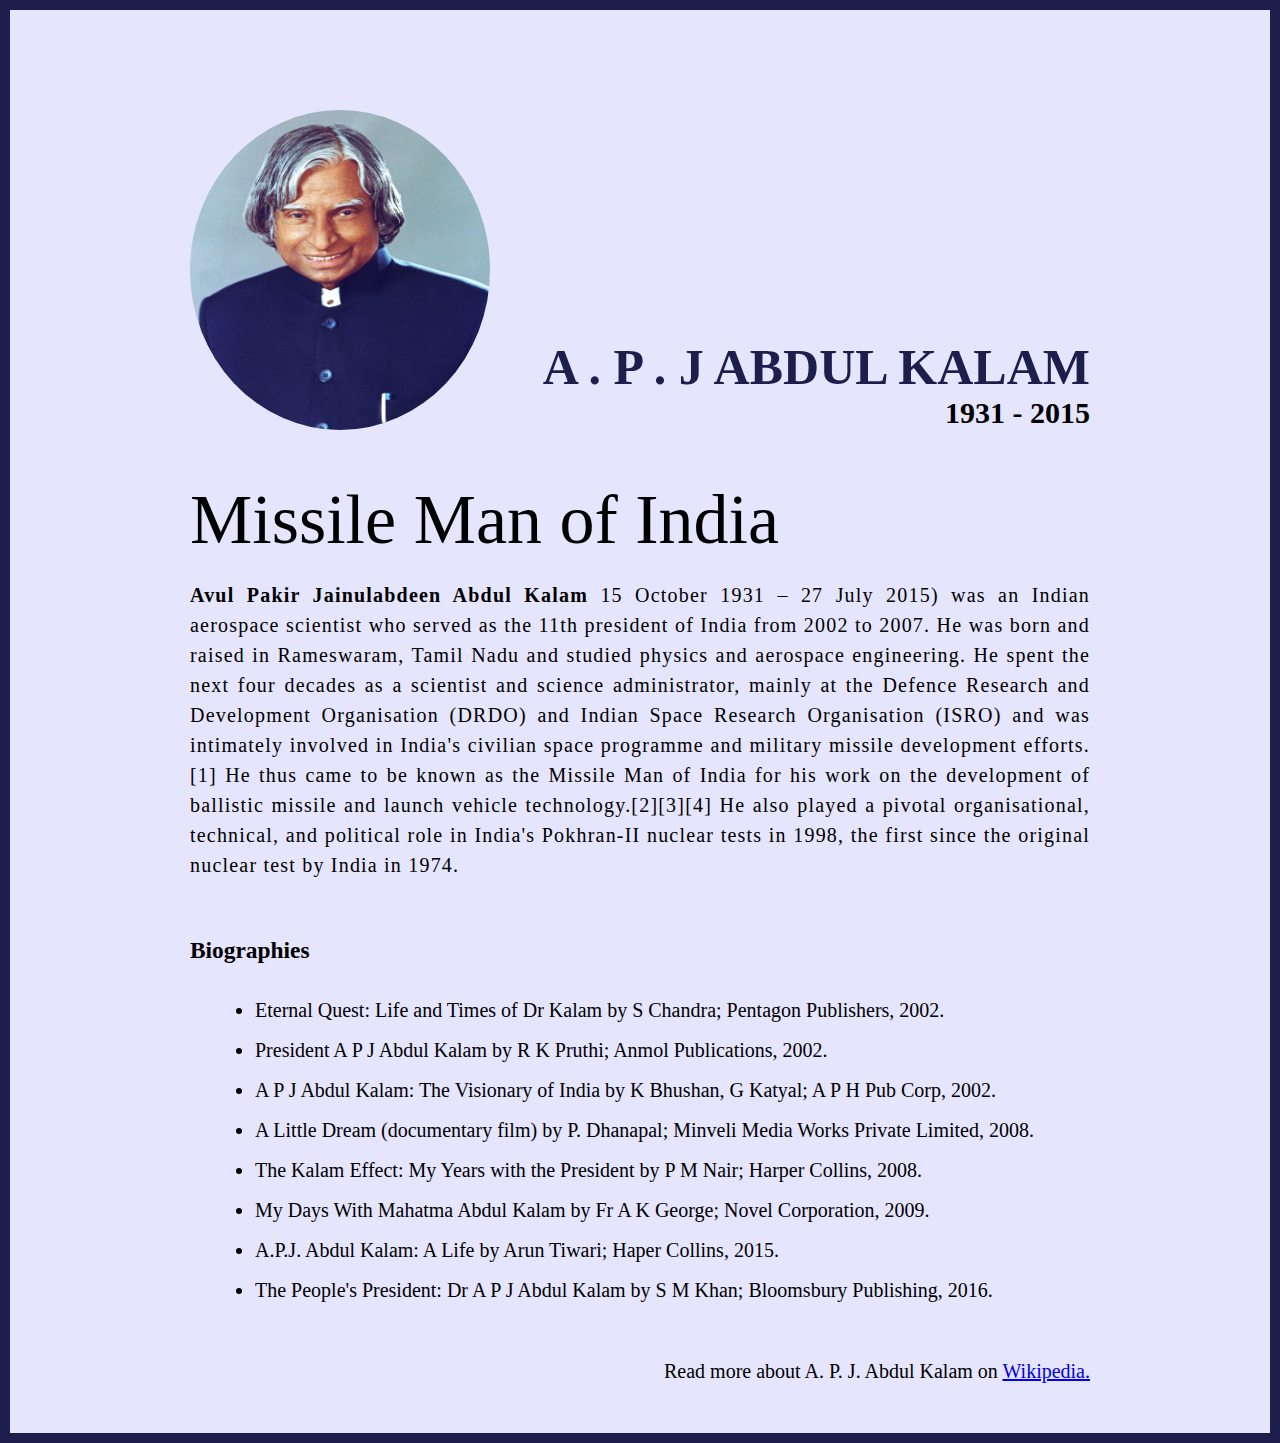
<file: Project1/index.html>
<!DOCTYPE html>
<html lang="en">
<head>
    <meta charset="UTF-8">
    <meta name="viewport" content="width=device-width, initial-scale=1.0">
    <link rel="stylesheet" href="./style.css">
    <title>The Tribute Website A.P.J ABDUL KALAM</title>
</head>
<body>
    <div class="container">
           <div class="content">
            <section class="top-section">

                <div class="image_container">
                    <img src="./Images/apj.jpg" alt="">
                </div>
                <div>
                    <h1>A . P . J Abdul Kalam</h1>
                    <h4>1931 - 2015</h4>
                </div>
            </section>

         <section class="about-section">
            <h2>Missile Man of India</h2>
            <p>
                <b>Avul Pakir Jainulabdeen Abdul Kalam</b> 15 October 1931 – 27 July
                2015) was an Indian aerospace scientist who served as the 11th
                president of India from 2002 to 2007. He was born and raised in
                Rameswaram, Tamil Nadu and studied physics and aerospace
                engineering. He spent the next four decades as a scientist and
                science administrator, mainly at the Defence Research and
                Development Organisation (DRDO) and Indian Space Research
                Organisation (ISRO) and was intimately involved in India's civilian
                space programme and military missile development efforts.[1] He thus
                came to be known as the Missile Man of India for his work on the
                development of ballistic missile and launch vehicle
                technology.[2][3][4] He also played a pivotal organisational,
                technical, and political role in India's Pokhran-II nuclear tests in
                1998, the first since the original nuclear test by India in 1974.
            </p>
         </section>
    <section class="biography-section">
         <h3>Biographies</h3>
          <ul>
            <li>
              Eternal Quest: Life and Times of Dr Kalam by S Chandra; Pentagon
              Publishers, 2002.
            </li>
            <li>
              President A P J Abdul Kalam by R K Pruthi; Anmol Publications,
              2002.
            </li>
            <li>
              A P J Abdul Kalam: The Visionary of India by K Bhushan, G Katyal;
              A P H Pub Corp, 2002.
            </li>
            <li>
              A Little Dream (documentary film) by P. Dhanapal; Minveli Media
              Works Private Limited, 2008.
            </li>
            <li>
              The Kalam Effect: My Years with the President by P M Nair; Harper
              Collins, 2008.
            </li>
            <li>
              My Days With Mahatma Abdul Kalam by Fr A K George; Novel
              Corporation, 2009.
            </li>
            <li>
              A.P.J. Abdul Kalam: A Life by Arun Tiwari; Haper Collins, 2015.
            </li>
            <li>
              The People's President: Dr A P J Abdul Kalam by S M Khan;
              Bloomsbury Publishing, 2016.
            </li>
          </ul>
    </section>

   <footer>
   <p> Read more about A. P. J. Abdul Kalam on
    <a href="https://en.wikipedia.org/wiki/A._P._J._Abdul_Kalam"
    >Wikipedia.</a
  >
   </p>
   </footer>
           </div>
    </div>



</body>
</html>
</file>
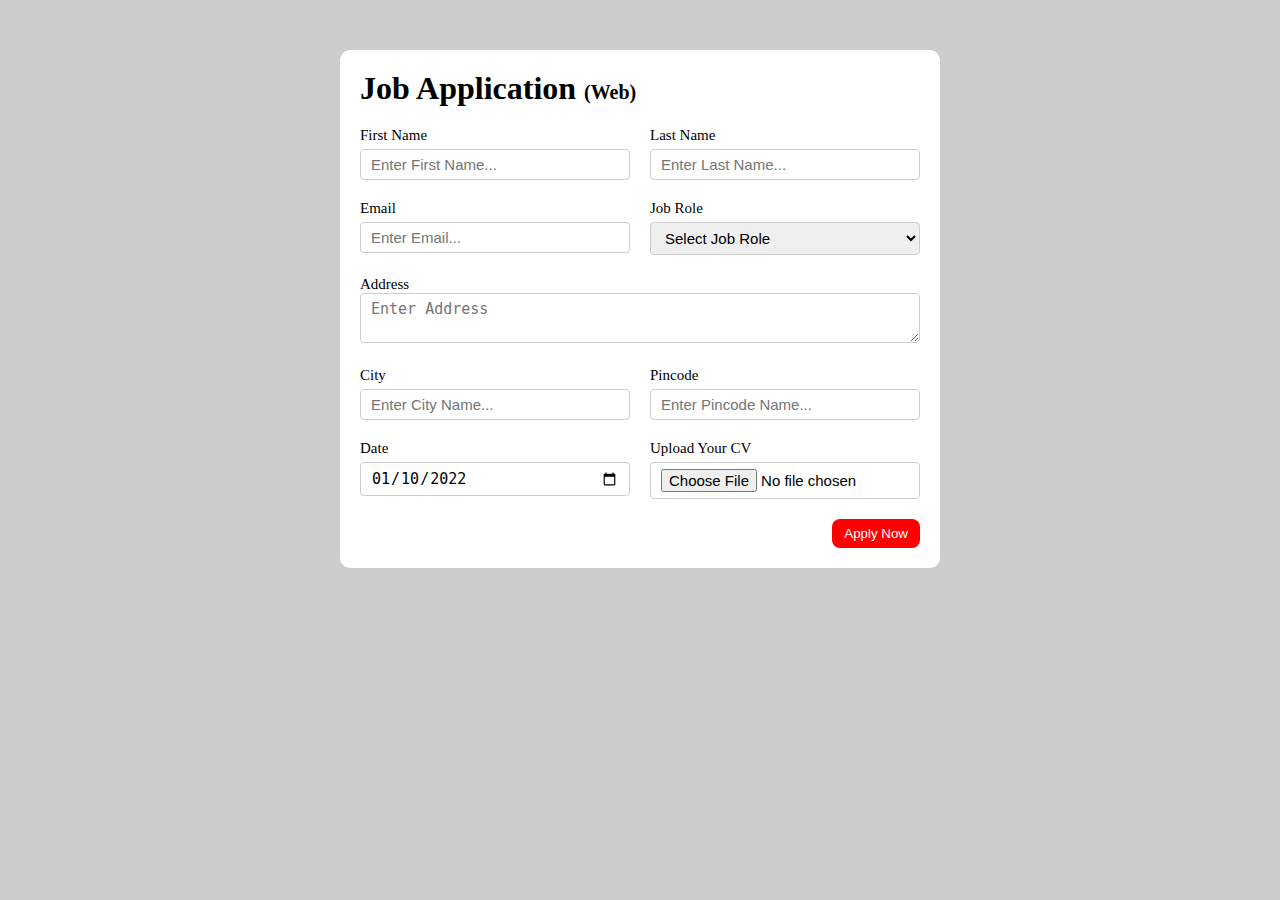
<file: Project2/index.html>
<!DOCTYPE html>
<html lang="en">

<head>
    <meta charset="UTF-8">
    <meta name="viewport" content="width=device-width, initial-scale=1.0">
    <link rel="stylesheet" href="./style.css">
    <title>Job Application Form</title>
</head>

<body>
    <div class="container">
        <div class="apply-box">
            <h1>Job Application <span class="small">(Web)</span></h1>

            <form action="">
                <div class="form_container">
                  <div class="form_control">
                    <label for="first_name"> First Name </label>
                    <input
                      id="first_name"
                      name="first_name"
                      placeholder="Enter First Name..."
                    />
                  </div>
                  <div class="form_control">
                    <label for="last_name"> Last Name </label>
                    <input
                      id="last_name"
                      name="last_name"
                      placeholder="Enter Last Name..."
                    />
                  </div>
                  <div class="form_control">
                    <label for="email"> Email </label>
                    <input
                      type="email"
                      id="email"
                      name="email"
                      placeholder="Enter Email..."
                    />
                  </div>
                  <div class="form_control">
                    <label for="job_role"> Job Role </label>
                    <select id="job_role" name="job_role">
                      <option value="">Select Job Role</option>
                      <option value="frontend">Frontend Developer</option>
                      <option value="backend">Backend Developer</option>
                      <option value="full_stack">Full Stack Developer</option>
                      <option value="ui_ux">UI UX Designer</option>
                    </select>
                  </div>
                  <div class="textarea_control">
                    <label for="address"> Address </label>
                    <textarea
                      id="address"
                      name="address"
                      row="4"
                      cols="50"
                      placeholder="Enter Address"
                    ></textarea>
                  </div>
                  <div class="form_control">
                    <label for="city"> City </label>
                    <input id="city" name="city" placeholder="Enter City Name..." />
                  </div>
                  <div class="form_control">
                    <label for="pincode"> Pincode </label>
                    <input
                      type="number"
                      id="pincode"
                      name="pincode"
                      placeholder="Enter Pincode Name..."
                    />
                  </div>
                  <div class="form_control">
                    <label for="date"> Date </label>
                    <input value="2022-01-10" type="date" id="date" name="date" />
                  </div>
                  <div class="form_control">
                    <label for="upload"> Upload Your CV </label>
                    <input type="file" id="upload" name="upload" />
                  </div>
                </div>
                <div class="button_container">
                  <button type="submit">Apply Now</button>
                </div>
              </form>
            </div>
          </div>
</body>

</html>
</file>
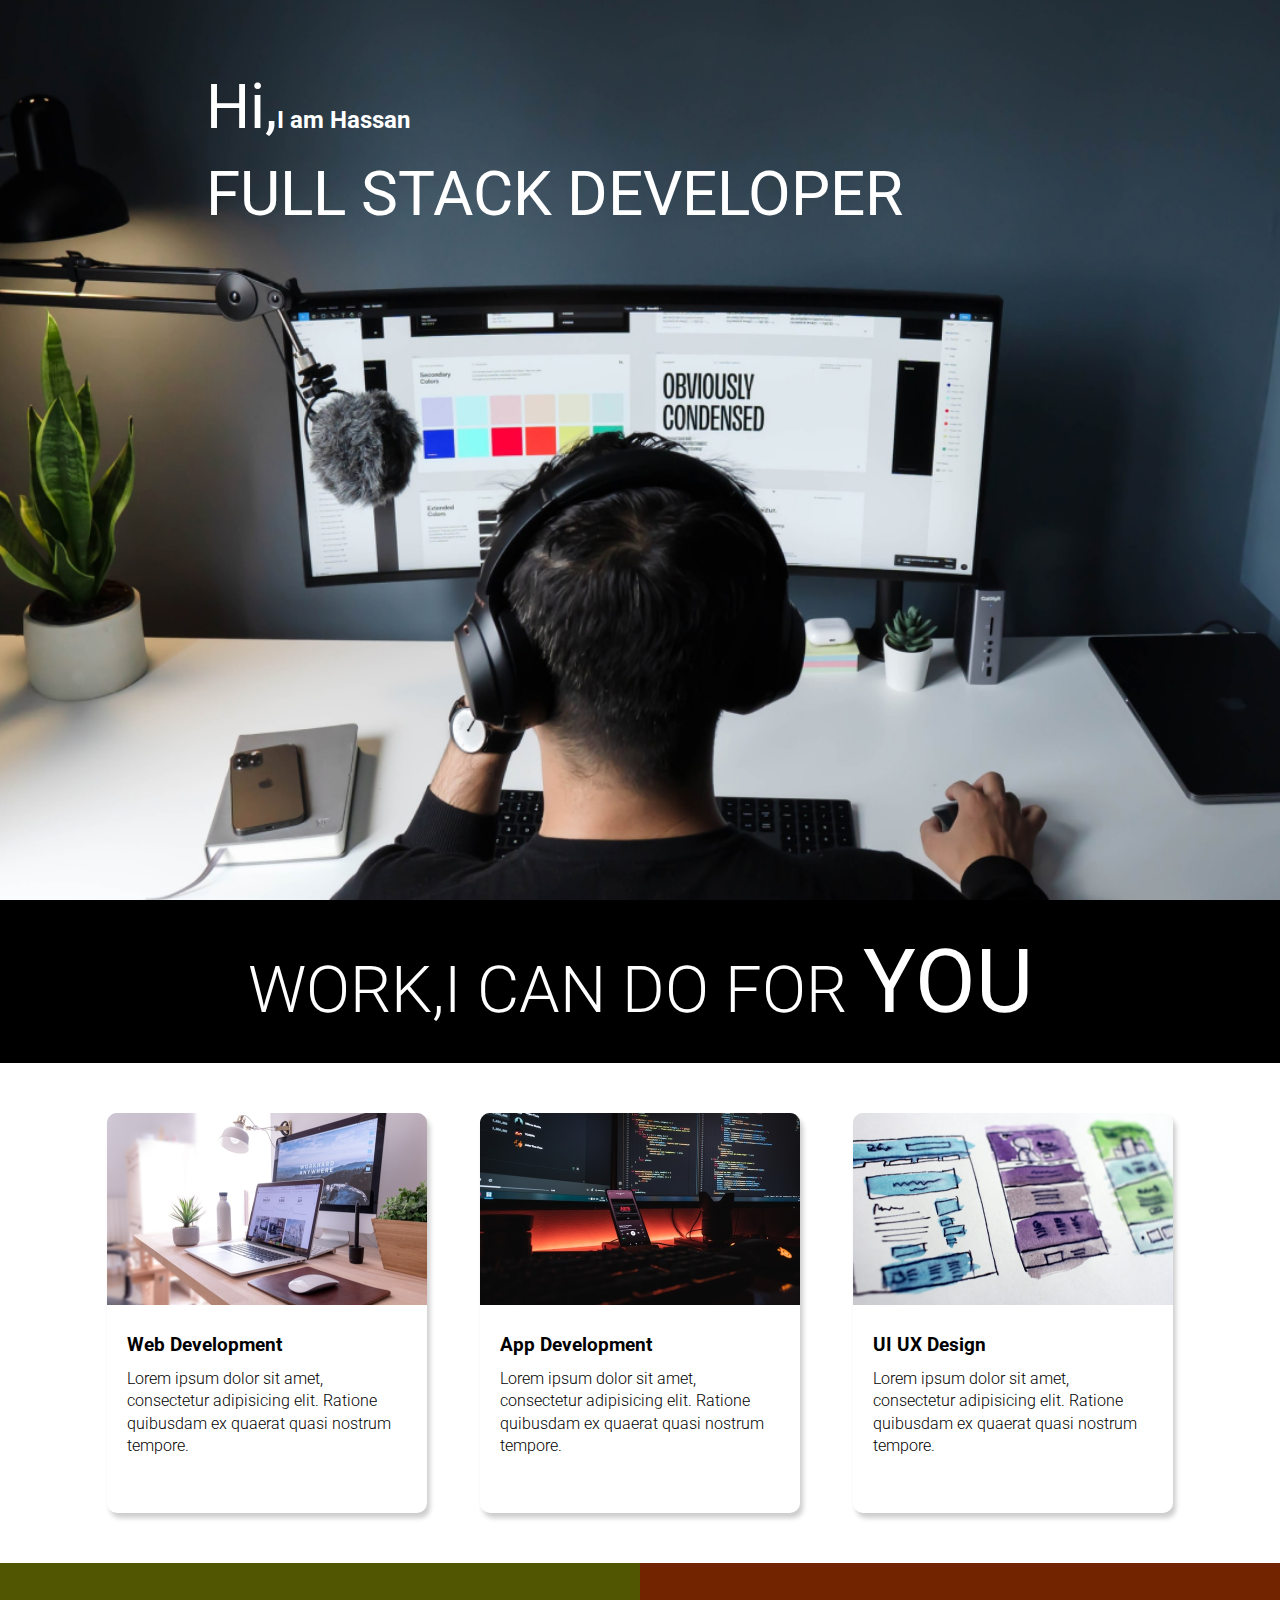
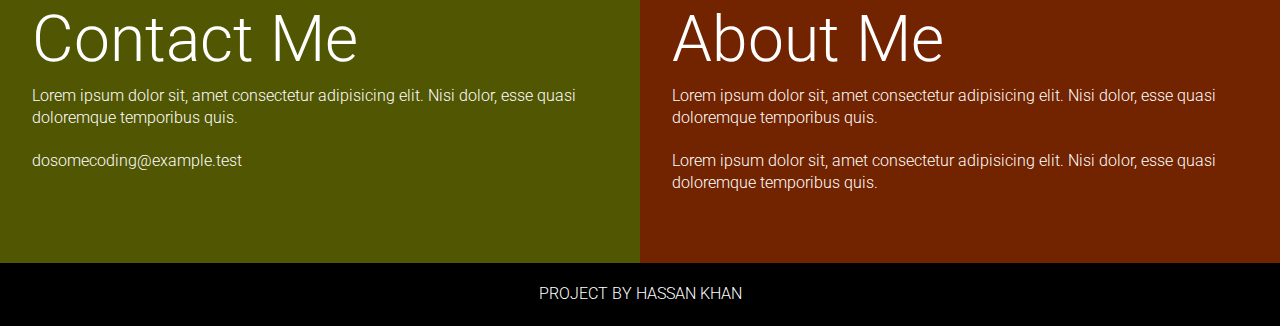
<file: Project4/index.html>
<!DOCTYPE html>
<html lang="en">
<head>
    <meta charset="UTF-8">
    <meta name="viewport" content="width=device-width, initial-scale=1.0">
    <link rel="stylesheet" href="./style.css">
    <link rel="preconnect" href="https://fonts.googleapis.com">
<link rel="preconnect" href="https://fonts.gstatic.com" crossorigin>
<link href="https://fonts.googleapis.com/css2?family=Roboto:ital,wght@0,100;0,300;0,400;0,500;0,700;0,900;1,100;1,300;1,400;1,500;1,700;1,900&display=swap" rel="stylesheet">
    <title>Developer | Landing Page</title>
</head>
<body>
    <section class="hero-section">
        <div class="text-container">
            <h2> <span class="lg-text">Hi,</span>I am Hassan</h2>
            <h1 class="lg-text">FULL STACK DEVELOPER</h1>
        </div>
    </section>

    <section class="black-box">
        <h2>WORK,I CAN DO FOR <span>YOU</span></h2>
    </section>
    <section class="work">
        <div class="grid_item">
          <div class="card">
            <div class="image_container">
              <img src="web.png" alt="web development" />
            </div>
            <div class="card_content">
              <h3>Web Development</h3>
              <p>
                Lorem ipsum dolor sit amet, consectetur adipisicing elit. Ratione
                quibusdam ex quaerat quasi nostrum tempore.
              </p>
            </div>
          </div>
        </div>
        <div class="grid_item">
          <div class="card">
            <div class="image_container">
              <img src="mobile.png" alt="app development" />
            </div>
            <div class="card_content">
              <h3>App Development</h3>
              <p>
                Lorem ipsum dolor sit amet, consectetur adipisicing elit. Ratione
                quibusdam ex quaerat quasi nostrum tempore.
              </p>
            </div>
          </div>
        </div>
        <div class="grid_item">
          <div class="card">
            <div class="image_container">
              <img src="uiux.png" alt="web development" />
            </div>
            <div class="card_content">
              <h3>UI UX Design</h3>
              <p>
                Lorem ipsum dolor sit amet, consectetur adipisicing elit. Ratione
                quibusdam ex quaerat quasi nostrum tempore.
              </p>
            </div>
          </div>
        </div>
      </section>
      <section class="bottom_section">
        <div class="contact">
          <h2>Contact Me</h2>
          <p>
            Lorem ipsum dolor sit, amet consectetur adipisicing elit. Nisi dolor,
            esse quasi doloremque temporibus quis.
          </p>
          <p>dosomecoding@example.test</p>
        </div>
        <div class="about">
          <h2>About Me</h2>
  
          <p>
            Lorem ipsum dolor sit, amet consectetur adipisicing elit. Nisi dolor,
            esse quasi doloremque temporibus quis.
          </p>
          <p>
            Lorem ipsum dolor sit, amet consectetur adipisicing elit. Nisi dolor,
            esse quasi doloremque temporibus quis.
          </p>
        </div>
      </section>
      <footer>Project By Hassan Khan</footer>
</body>
</html>
</file>
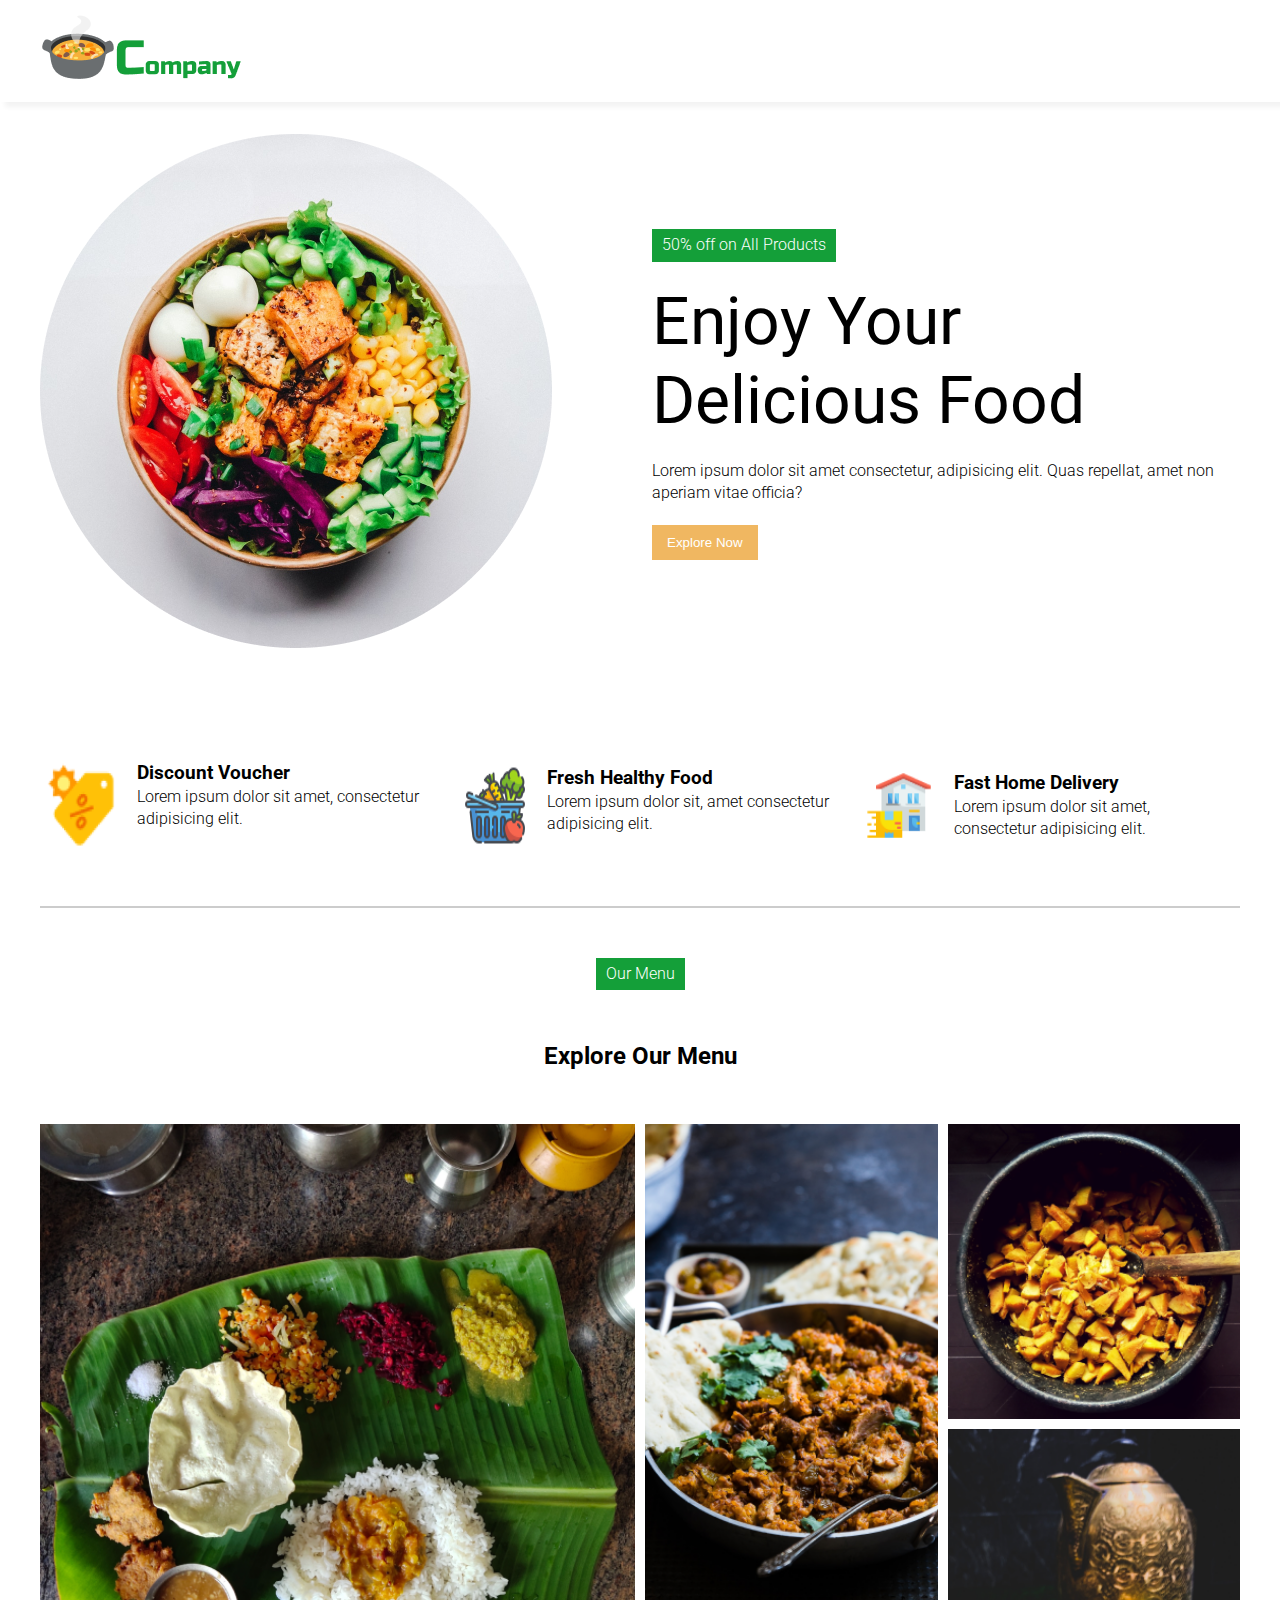
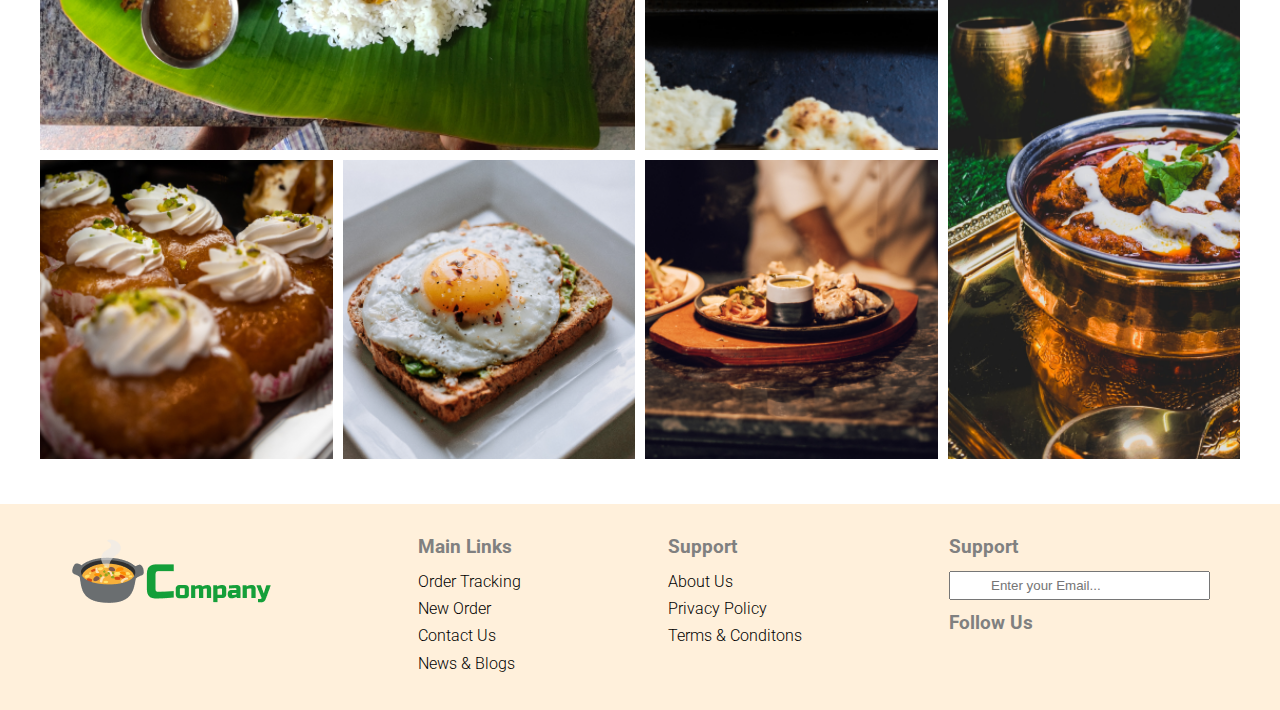
<file: Project5/index.html>
<!DOCTYPE html>
<html lang="en">

<head>
    <meta charset="UTF-8">
    <meta name="viewport" content="width=device-width, initial-scale=1.0">
    <title>Resturant Website</title>
    <link rel="stylesheet" href="./style.css">
    <link rel="stylesheet" href="https://cdnjs.cloudflare.com/ajax/libs/font-awesome/6.5.1/css/all.min.css"
        integrity="sha512-DTOQO9RWCH3ppGqcWaEA1BIZOC6xxalwEsw9c2QQeAIftl+Vegovlnee1c9QX4TctnWMn13TZye+giMm8e2LwA=="
        crossorigin="anonymous" referrerpolicy="no-referrer" />
    <link rel="preconnect" href="https://fonts.googleapis.com">
    <link rel="preconnect" href="https://fonts.gstatic.com" crossorigin>
    <link
        href="https://fonts.googleapis.com/css2?family=Roboto:ital,wght@0,100;0,300;0,400;0,500;0,700;0,900;1,100;1,300;1,400;1,500;1,700;1,900&display=swap"
        rel="stylesheet">
</head>

<body>
    <!-- first section start -->
    <nav>
        <div class="navigation container">
            <div class="log-container">
                <img src="./images/logo.png" alt="">
            </div>
            <div class="bar-icon">
                <i class="fa-solid fa-bars"></i>
            </div>
        </div>
    </nav>
    <!-- first section end -->

    <!-- second section start -->


    <div class="container">
        <div class="hero">
            <div class="hero-image">
                <img class="hero-image" src="./images/hero_image.png" alt="">
            </div>
            <div class="hero-content">
                <div class="tag">50% off on All Products </div>
                <h1>Enjoy Your Delicious Food</h1>
                <p>
                    Lorem ipsum dolor sit amet consectetur, adipisicing elit. Quas repellat, amet non aperiam vitae
                    officia?
                </p>
                <button class="explore-btn">Explore Now</button>
            </div>
        </div>
        <section class="features">
            <div class="feature">
                <img src="./images/discount.png" alt="">
                <div class="feature-content">
                    <h3>Discount Voucher</h3>
                    <p>
                        Lorem ipsum dolor sit amet, consectetur adipisicing elit.
                    </p>
                </div>
                <div class="feature">
                    <img src="./images/fresh.png" alt="">
                    <div class="feature-content">
                        <h3>Fresh Healthy Food</h3>
                        <p>
                            Lorem ipsum dolor sit, amet consectetur adipisicing elit.
                        </p>
                    </div>
                    <div class="feature">
                        <img src="./images/delivery.png" alt="">
                        <div class="feature-content">
                            <h3>Fast Home Delivery</h3>
                            <p>
                                Lorem ipsum dolor sit amet, consectetur adipisicing elit.
                            </p>
                        </div>

                    </div>
        </section>
        <div class="divider"></div>
        <div class="menu">
            <div class="tag">Our Menu</div>
            <h2>Explore Our Menu</h2>
            <div class="gird">
                <div class="item1">
                    <img class="grid-image" src="./images/grid_image1.png" alt="">
                </div>
                <div class="item2">
                    <img class="grid-image" src="./images/grid_image2.png" alt="">
                </div>
                <div class="item3">
                    <img class="grid-image" src="./images/grid_image3.png" alt="">
                </div>
                <div class="item4">
                    <img class="grid-image" src="./images/grid_image4.png" alt="">
                </div>
                <div class="item5">
                    <img class="grid-image" src="./images/grid_image5.png" alt="">
                </div>
                <div class="item6">
                    <img class="grid-image" src="./images/grid_image6.png" alt="">
                </div>
                <div class="item7">
                    <img class="grid-image" src="./images/grid_image7.png" alt="">
                </div>
            </div>
        </div>
    </div>

    <footer>
        <div class="footer_container container">
          <div class="footer_logo">
            <img src="images/logo.png" alt="logo" />
          </div>
          <div class="link_lists">
            <h3>Main Links</h3>
            <ul>
              <li>Order Tracking</li>
              <li>New Order</li>
              <li>Contact Us</li>
              <li>News & Blogs</li>
            </ul>
          </div>
          <div class="link_lists">
            <h3>Support</h3>
            <ul>
              <li>About Us</li>
              <li>Privacy Policy</li>
              <li>Terms & Conditons</li>
            </ul>
          </div>
          <div class="news_letter">
            <h3>Support</h3>
            <input type="email" placeholder="Enter your Email..." />
            <h3>Follow Us</h3>
            <div class="icon_container">
              <div class="icon">
                <i class="fa-brands fa-facebook-f"></i>
              </div>
              <div class="icon">
                <i class="fa-brands fa-twitter"></i>
              </div>
              <div class="icon">
                <i class="fa-brands fa-instagram"></i>
              </div>
              <div class="icon">
                <i class="fa-brands fa-youtube"></i>
              </div>
            </div>
          </div>
        </div>
      </footer>







</body>

</html>
</file>
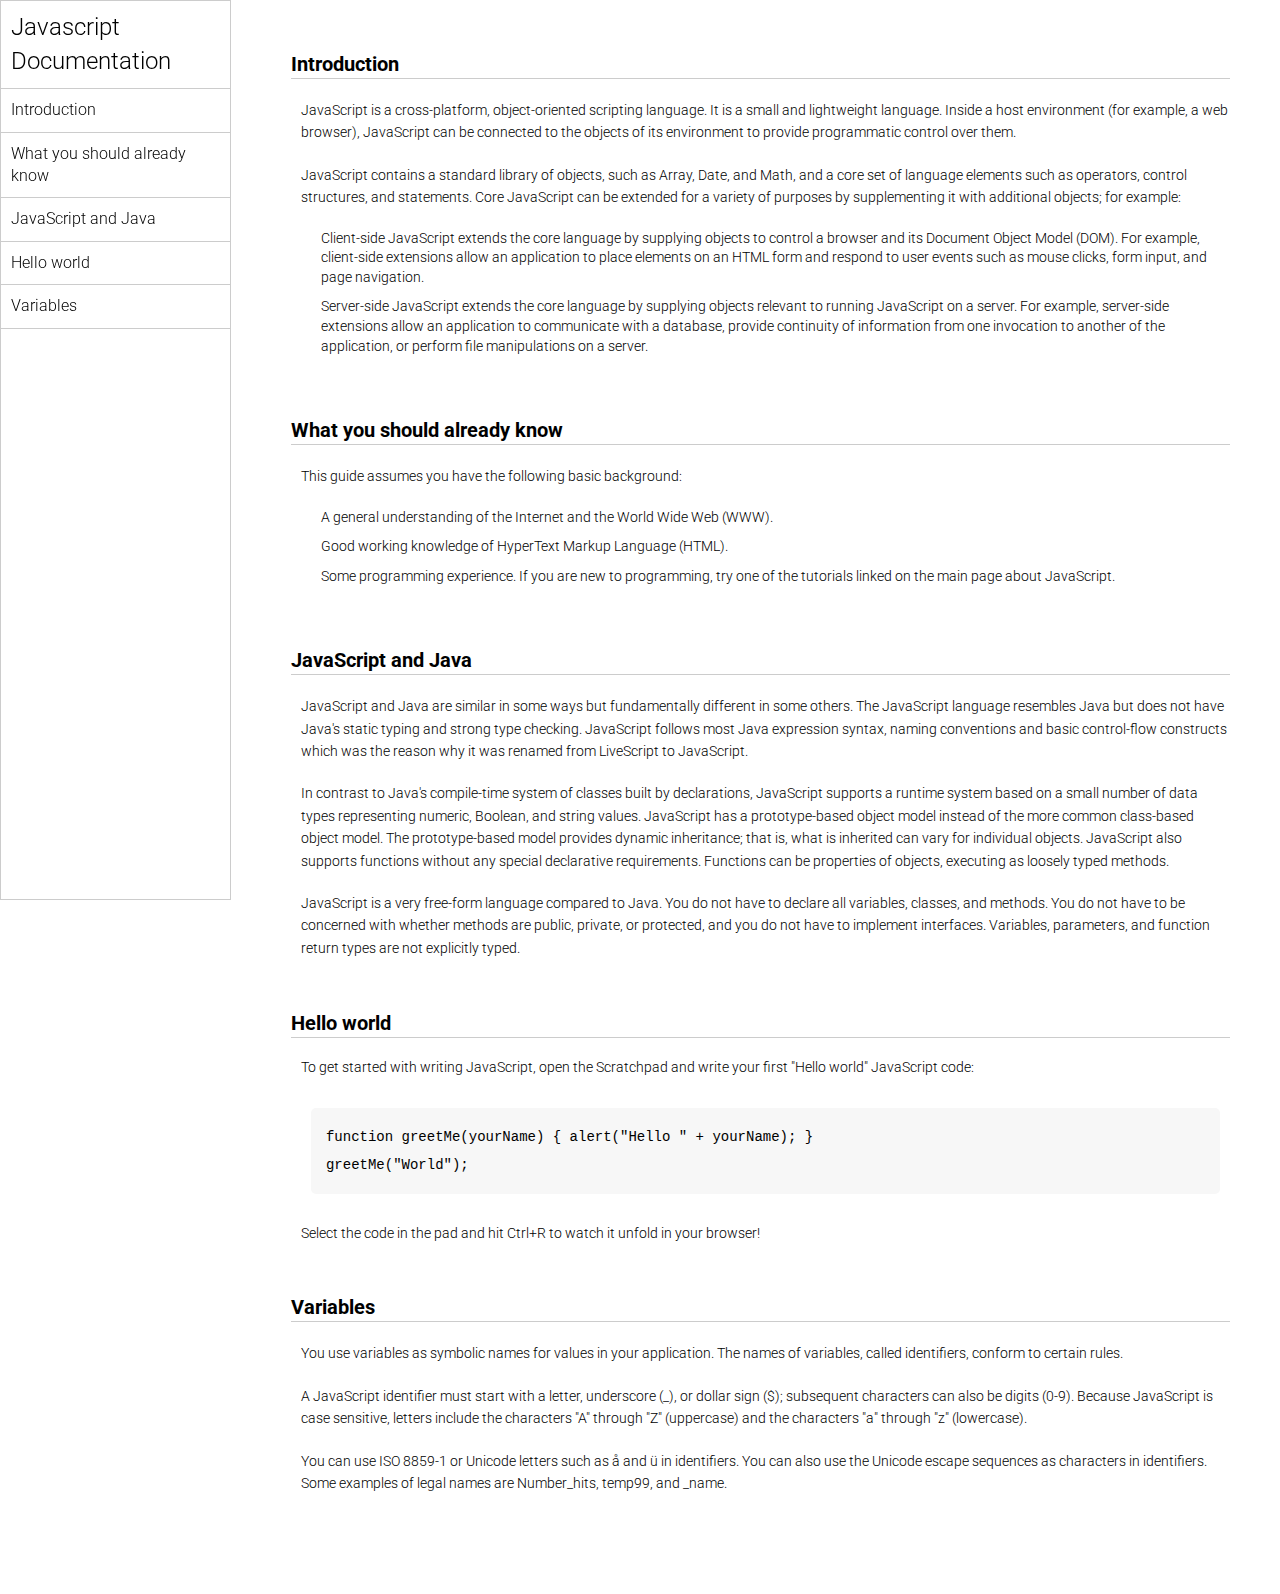
<file: Project8/index.html>
<!DOCTYPE html>
<html lang="en">
<head>
    <meta charset="UTF-8">
    <meta name="viewport" content="width=device-width, initial-scale=1.0">
    <title>Documentation Wesbite</title>
    <link rel="stylesheet" href="./style.css">
    <link rel="stylesheet" href="https://cdnjs.cloudflare.com/ajax/libs/font-awesome/6.5.1/css/all.min.css"
        integrity="sha512-DTOQO9RWCH3ppGqcWaEA1BIZOC6xxalwEsw9c2QQeAIftl+Vegovlnee1c9QX4TctnWMn13TZye+giMm8e2LwA=="
        crossorigin="anonymous" referrerpolicy="no-referrer" />
    <link rel="preconnect" href="https://fonts.googleapis.com">
    <link rel="preconnect" href="https://fonts.gstatic.com" crossorigin>
    <link
        href="https://fonts.googleapis.com/css2?family=Roboto:ital,wght@0,100;0,300;0,400;0,500;0,700;0,900;1,100;1,300;1,400;1,500;1,700;1,900&display=swap"
        rel="stylesheet">
</head>
<body>
    <header>
        <nav>
          <h1>Javascript Documentation</h1>
          <ul>
            <a href="#Introduction"><li>Introduction</li></a>
            <a href="#What_you_should_already_know"
              ><li>What you should already know</li></a
            >
            <a href="#JavaScript_and_Java"><li>JavaScript and Java</li></a>
            <a href="#Hello_world"><li>Hello world</li></a>
            <a href="#Variables"><li>Variables</li></a>
          </ul>
        </nav>
      </header>

      <main>
        <section id="Introduction">
          <h2>Introduction</h2>
          <article>
            <p>
              JavaScript is a cross-platform, object-oriented scripting language.
              It is a small and lightweight language. Inside a host environment
              (for example, a web browser), JavaScript can be connected to the
              objects of its environment to provide programmatic control over
              them.
            </p>
  
            <p>
              JavaScript contains a standard library of objects, such as Array,
              Date, and Math, and a core set of language elements such as
              operators, control structures, and statements. Core JavaScript can
              be extended for a variety of purposes by supplementing it with
              additional objects; for example:
            </p>
            <ul>
              <li>
                Client-side JavaScript extends the core language by supplying
                objects to control a browser and its Document Object Model (DOM).
                For example, client-side extensions allow an application to place
                elements on an HTML form and respond to user events such as mouse
                clicks, form input, and page navigation.
              </li>
              <li>
                Server-side JavaScript extends the core language by supplying
                objects relevant to running JavaScript on a server. For example,
                server-side extensions allow an application to communicate with a
                database, provide continuity of information from one invocation to
                another of the application, or perform file manipulations on a
                server.
              </li>
            </ul>
          </article>
        </section>
        <section id="What_you_should_already_know">
          <h2>What you should already know</h2>
          <article>
            <p>This guide assumes you have the following basic background:</p>
  
            <ul>
              <li>
                A general understanding of the Internet and the World Wide Web
                (WWW).
              </li>
              <li>Good working knowledge of HyperText Markup Language (HTML).</li>
              <li>
                Some programming experience. If you are new to programming, try
                one of the tutorials linked on the main page about JavaScript.
              </li>
            </ul>
          </article>
        </section>
        <section id="JavaScript_and_Java">
          <h2>JavaScript and Java</h2>
          <article>
            <p>
              JavaScript and Java are similar in some ways but fundamentally
              different in some others. The JavaScript language resembles Java but
              does not have Java's static typing and strong type checking.
              JavaScript follows most Java expression syntax, naming conventions
              and basic control-flow constructs which was the reason why it was
              renamed from LiveScript to JavaScript.
            </p>
  
            <p>
              In contrast to Java's compile-time system of classes built by
              declarations, JavaScript supports a runtime system based on a small
              number of data types representing numeric, Boolean, and string
              values. JavaScript has a prototype-based object model instead of the
              more common class-based object model. The prototype-based model
              provides dynamic inheritance; that is, what is inherited can vary
              for individual objects. JavaScript also supports functions without
              any special declarative requirements. Functions can be properties of
              objects, executing as loosely typed methods.
            </p>
            <p>
              JavaScript is a very free-form language compared to Java. You do not
              have to declare all variables, classes, and methods. You do not have
              to be concerned with whether methods are public, private, or
              protected, and you do not have to implement interfaces. Variables,
              parameters, and function return types are not explicitly typed.
            </p>
          </article>
        </section>
        <section id="Hello_world">
          <h2>Hello world</h2>
          <article>
            To get started with writing JavaScript, open the Scratchpad and write
            your first "Hello world" JavaScript code:
            <code
              >function greetMe(yourName) { alert("Hello " + yourName); }
              greetMe("World");
            </code>
  
            Select the code in the pad and hit Ctrl+R to watch it unfold in your
            browser!
          </article>
        </section>
        <section id="Variables">
          <h2>Variables</h2>
          <article>
            <p>
              You use variables as symbolic names for values in your application.
              The names of variables, called identifiers, conform to certain
              rules.
            </p>
            <p>
              A JavaScript identifier must start with a letter, underscore (_), or
              dollar sign ($); subsequent characters can also be digits (0-9).
              Because JavaScript is case sensitive, letters include the characters
              "A" through "Z" (uppercase) and the characters "a" through "z"
              (lowercase).
            </p>
            <p>
              You can use ISO 8859-1 or Unicode letters such as å and ü in
              identifiers. You can also use the Unicode escape sequences as
              characters in identifiers. Some examples of legal names are
              Number_hits, temp99, and _name.
            </p>
          </article>
        </section>
      </main>
    </body>
  </html>

    
</body>
</html>
</file>
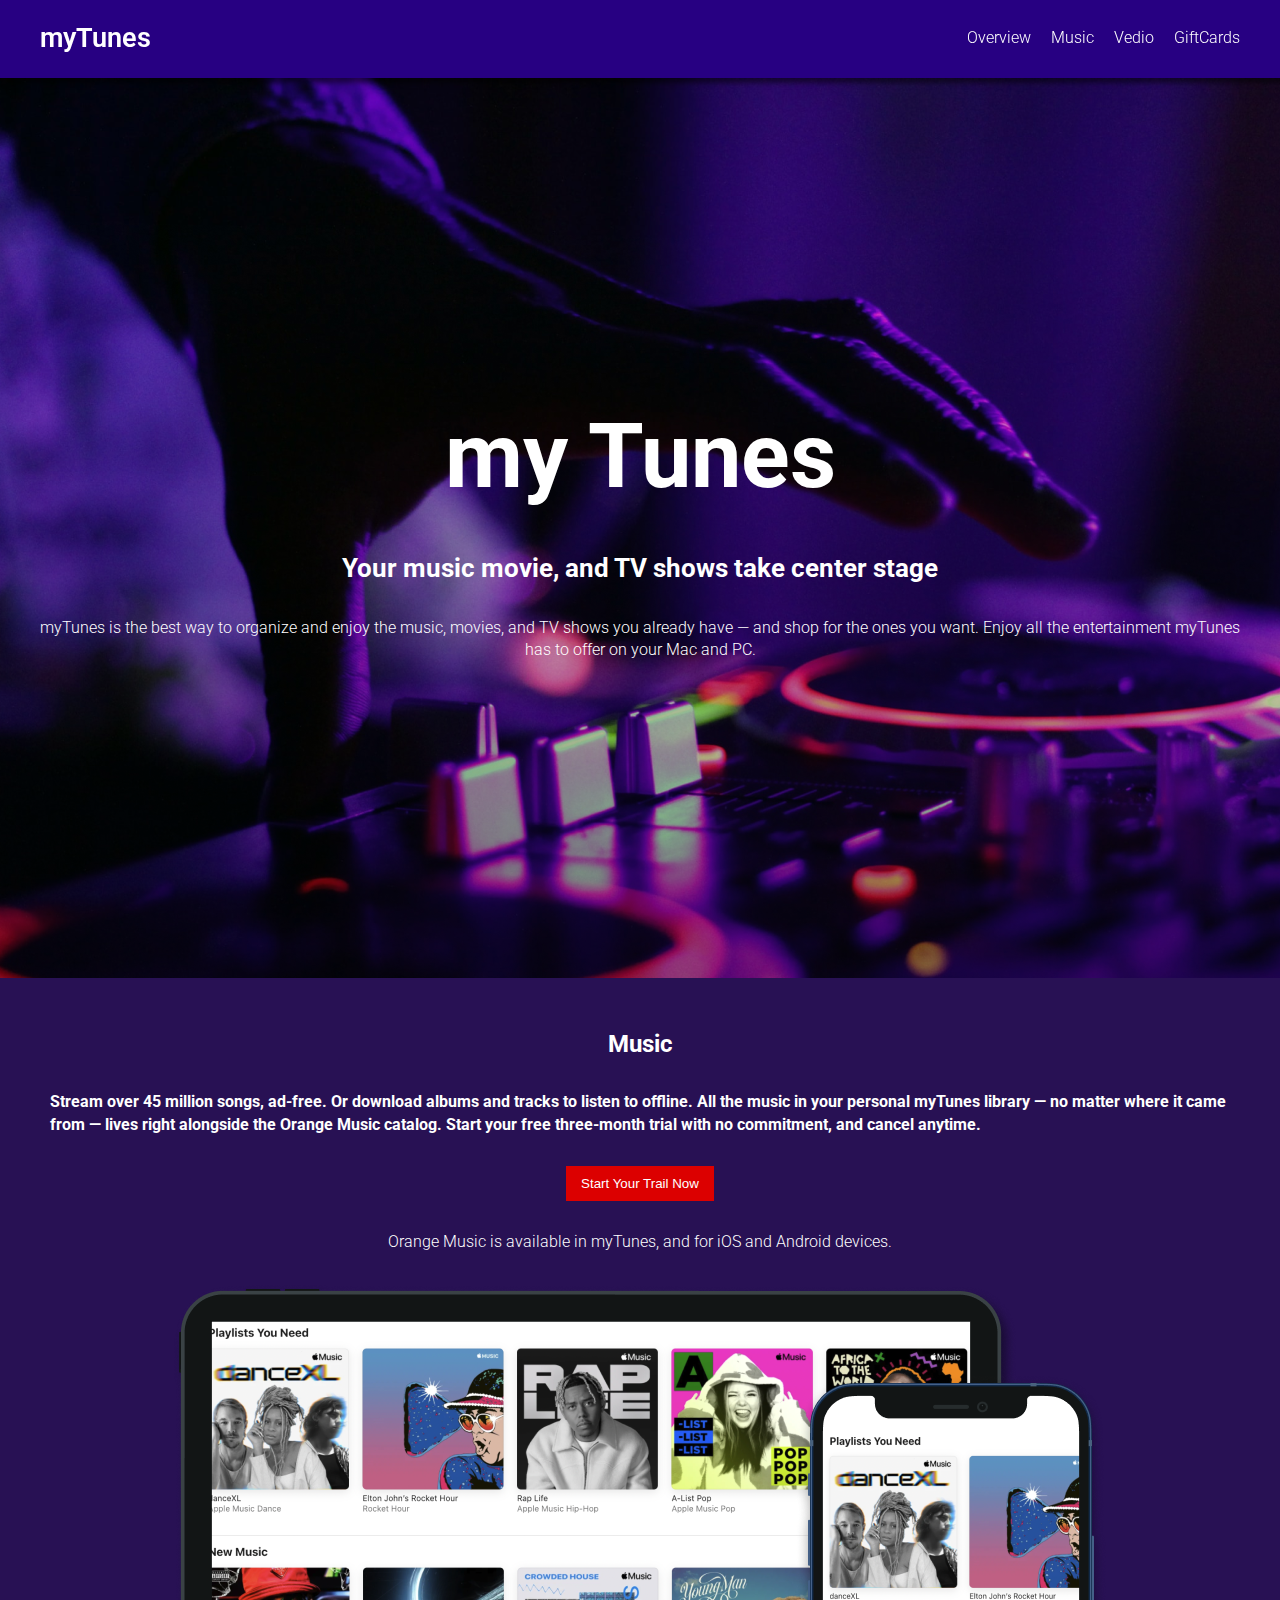
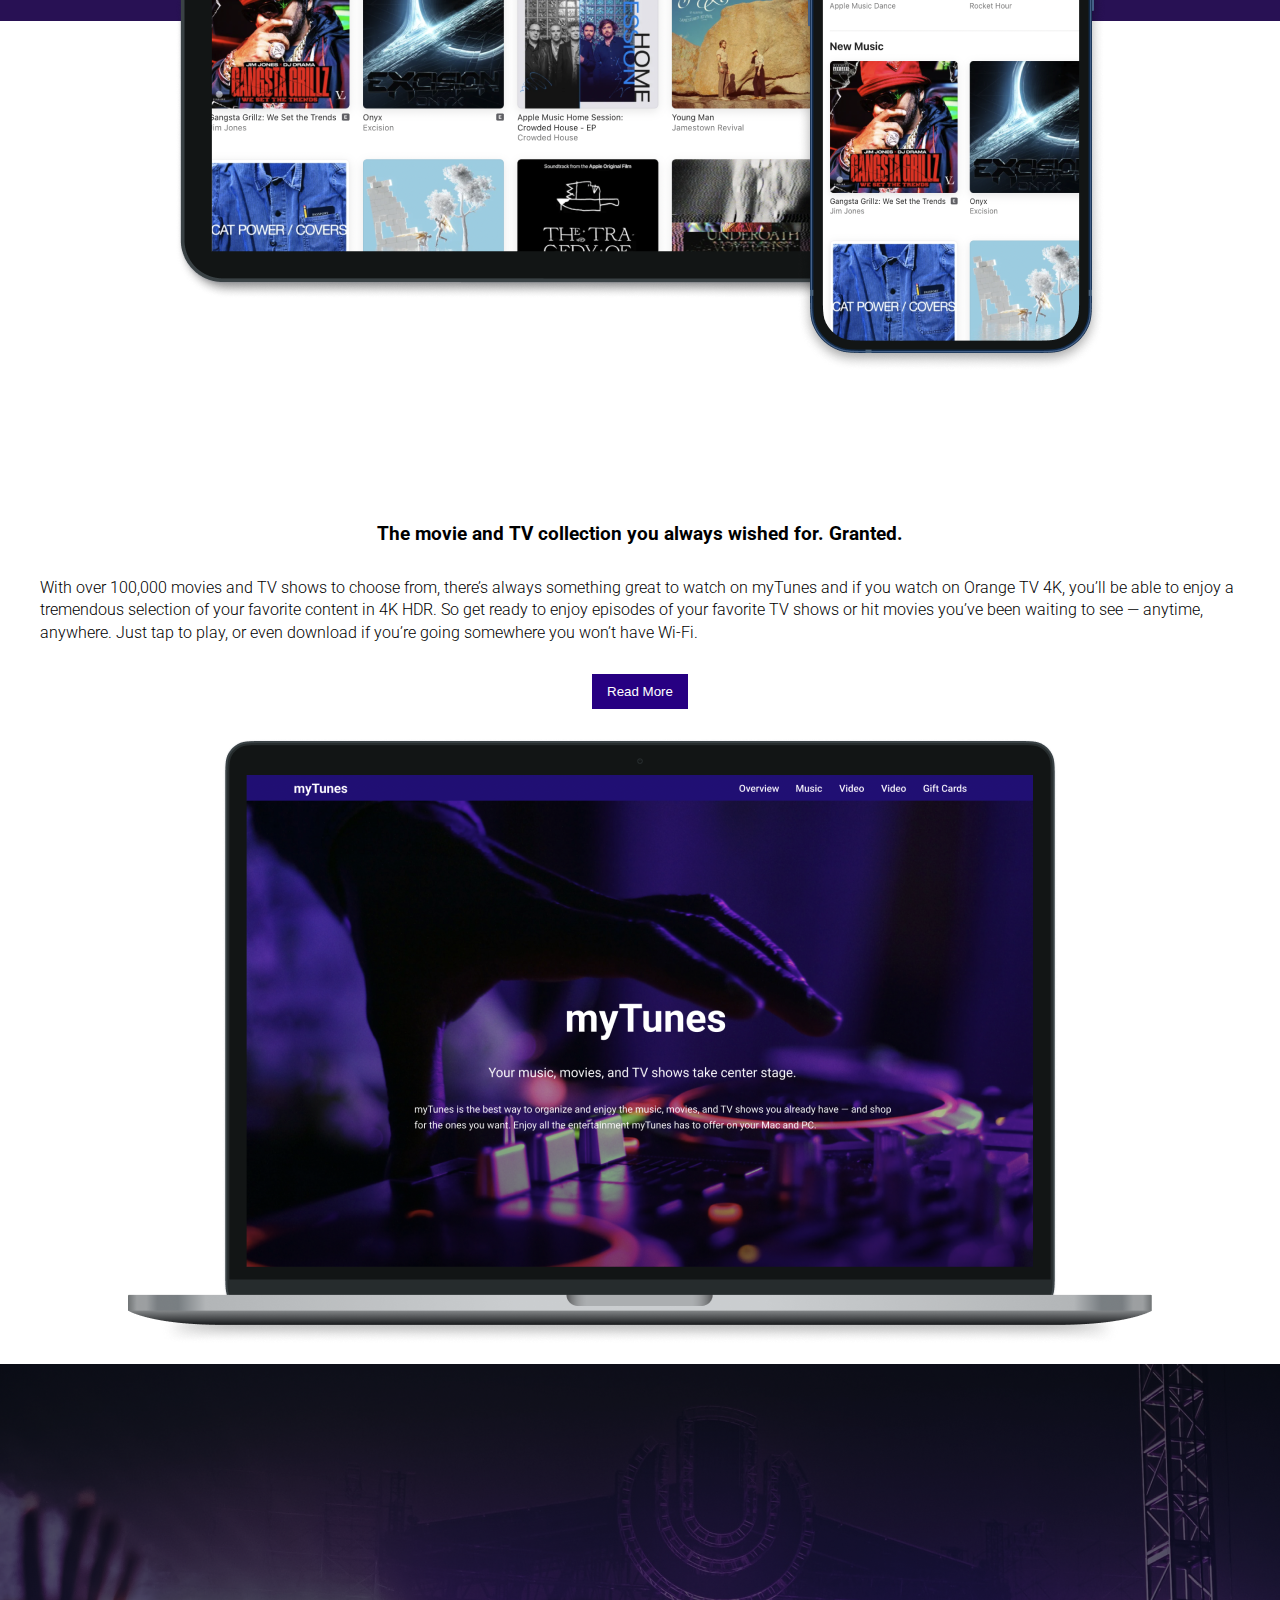
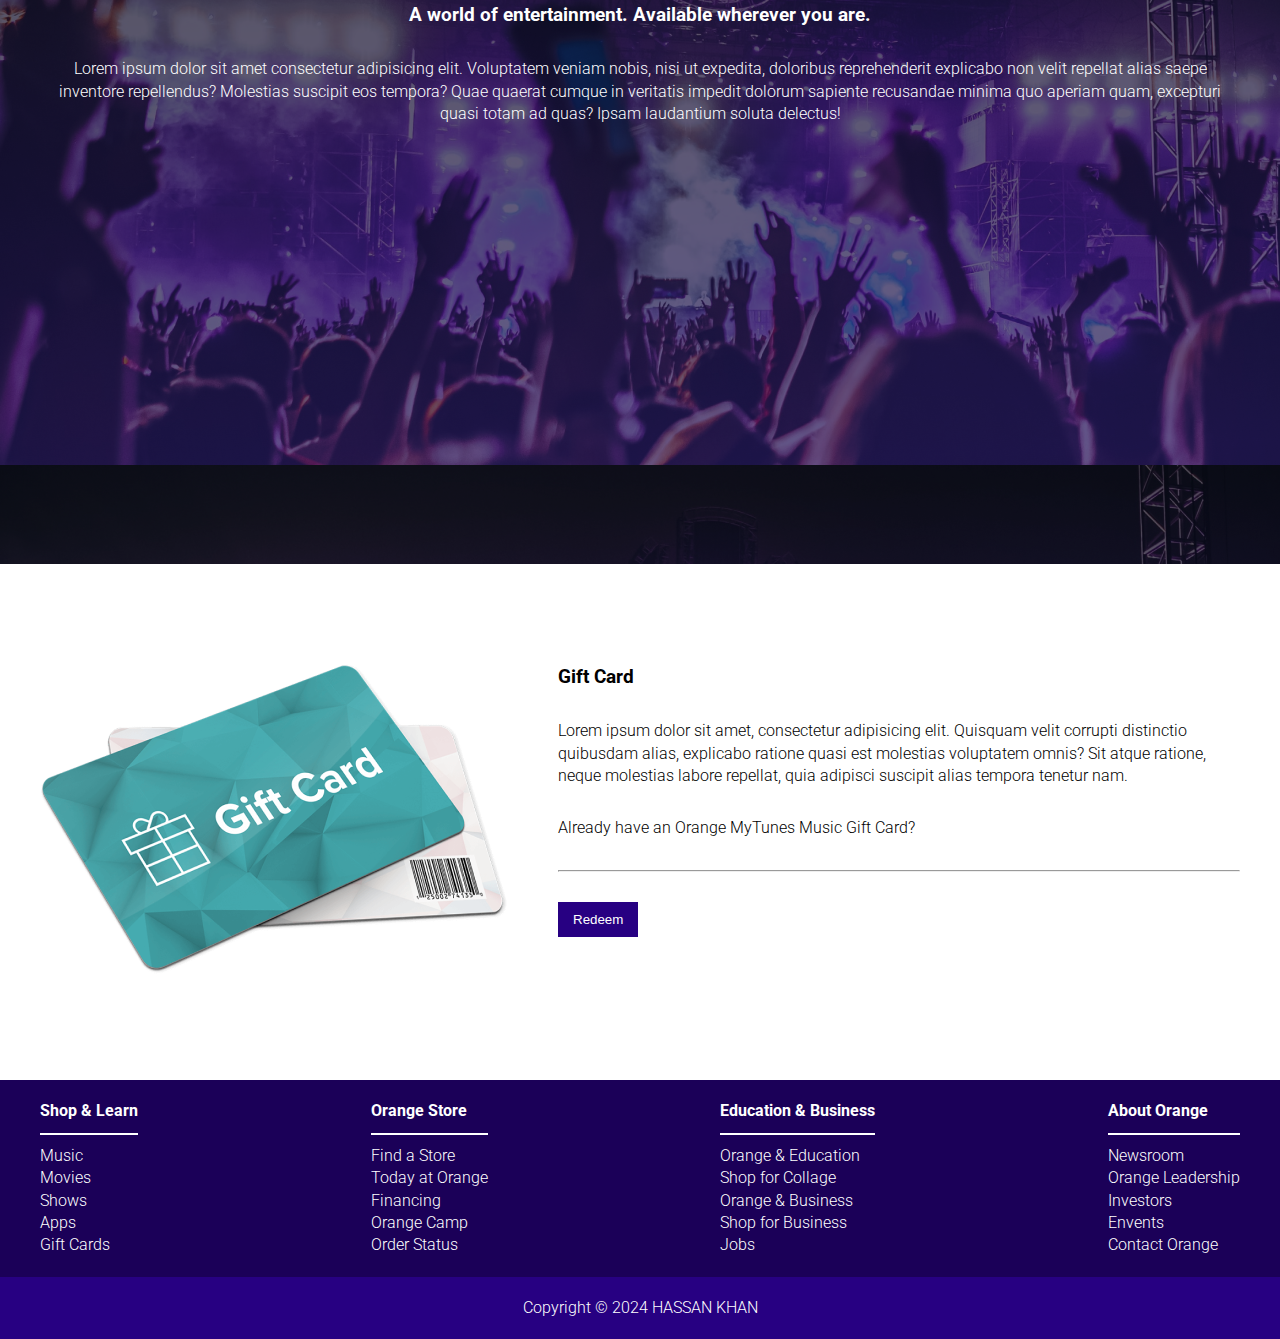
<file: Project6/images/index.html>
<!DOCTYPE html>
<html lang="en">

<head>
    <meta charset="UTF-8">
    <meta name="viewport" content="width=device-width, initial-scale=1.0">
    <title>myTunes Website</title>
    <link rel="stylesheet" href="./style.css">
    <link rel="stylesheet" href="https://cdnjs.cloudflare.com/ajax/libs/font-awesome/6.5.1/css/all.min.css"
        integrity="sha512-DTOQO9RWCH3ppGqcWaEA1BIZOC6xxalwEsw9c2QQeAIftl+Vegovlnee1c9QX4TctnWMn13TZye+giMm8e2LwA=="
        crossorigin="anonymous" referrerpolicy="no-referrer" />
    <link rel="preconnect" href="https://fonts.googleapis.com">
    <link rel="preconnect" href="https://fonts.gstatic.com" crossorigin>
    <link
        href="https://fonts.googleapis.com/css2?family=Roboto:ital,wght@0,100;0,300;0,400;0,500;0,700;0,900;1,100;1,300;1,400;1,500;1,700;1,900&display=swap"
        rel="stylesheet">
</head>

<body>
    <header>
        <nav class="container">
            <div class="logo">
                myTunes</div>
            <ul>
                <a href="#hero">
                    <li>Overview</li>
                </a>
                <a href="#music">
                    <li>Music</li>
                </a>
                <a href="#vedio">
                    <li>Vedio</li>
                </a>
                <a href="#gift">
                    <li>GiftCards</li>
                </a>
            </ul>
        </nav>
    </header>
    <main>
        <section class="hero-section" id="hero">
            <div class="container">
                <h1>my Tunes</h1>
                <h3>Your music movie, and TV shows take center stage</h3>
                <p>
                    myTunes is the best way to organize and enjoy the music, movies, and
                    TV shows you already have — and shop for the ones you want. Enjoy
                    all the entertainment myTunes has to offer on your Mac and PC.
                </p>
            </div>
        </section>
        <section class="music-section" id="music">
            <div class="container-1">
                <h2>
                    <span><i class="fa fa-music"></i></span>
                    Music
                </h2>
                <h4>
                    Stream over 45 million songs, ad-free. Or download albums and tracks
                    to listen to offline. All the music in your personal myTunes library
                    — no matter where it came from — lives right alongside the Orange
                    Music catalog. Start your free three-month trial with no commitment,
                    and cancel anytime.
                </h4>
                <button class="primary-btn">
                    Start Your Trail Now
                </button>
                <p> Orange Music is available in myTunes, and for iOS and Android
                    devices.</p>
                <div class="ipad-iphone">
                    <img src="./ipad-iphone.png" alt="">
                </div>
            </div>
        </section>
        <section class="about-music container">
            <h3>The movie and TV collection you always wished for. Granted.</h3>
            <p>
                With over 100,000 movies and TV shows to choose from, there’s always
                something great to watch on myTunes and if you watch on Orange TV 4K,
                you’ll be able to enjoy a tremendous selection of your favorite
                content in 4K HDR. So get ready to enjoy episodes of your favorite TV
                shows or hit movies you’ve been waiting to see — anytime, anywhere.
                Just tap to play, or even download if you’re going somewhere you won’t
                have Wi-Fi.
            </p>

            <button class="secondry-btn">
                Read More
            </button>
            <div class="mac-img">
                <img src="./mac.png" alt="">
            </div>

        </section>
        <section class="vedio-section" id="vedio">
            <div class="container">
                <h3>A world of entertainment. Available wherever you are.</h3>
                <p>
                    Lorem ipsum dolor sit amet consectetur adipisicing elit. Voluptatem
                    veniam nobis, nisi ut expedita, doloribus reprehenderit explicabo
                    non velit repellat alias saepe inventore repellendus? Molestias
                    suscipit eos tempora? Quae quaerat cumque in veritatis impedit
                    dolorum sapiente recusandae minima quo aperiam quam, excepturi quasi
                    totam ad quas? Ipsam laudantium soluta delectus!
                </p>
            </div>
        </section>


        <div class="container">

            <section class="gift-section" id="gift">
                <div class="gift-card">
                    <img src="./gift_card.png" alt="">
                </div>
                <div class="gift-content">
                    <h3>Gift Card</h3>
                    <p>
                        Lorem ipsum dolor sit amet, consectetur adipisicing elit. Quisquam velit corrupti distinctio
                        quibusdam alias, explicabo ratione quasi est molestias voluptatem omnis? Sit atque ratione,
                        neque molestias labore repellat, quia adipisci suscipit alias tempora tenetur nam.
                    </p>
                    <p>Already have an Orange MyTunes Music Gift Card?</p>
                    <hr />

                    <div>
                        <button class="secondry-btn">
                            Redeem
                        </button>
                    </div>
                </div>
            </section>
        </div>
    </main>

    <footer>
        <section class="footer-upper">
          <div class="container">
            <div class="footer-links">
              <h4>Shop & Learn</h4>
              <ul>
                <li>Music</li>
                <li>Movies</li>
                <li>Shows</li>
                <li>Apps</li>
                <li>Gift Cards</li>
              </ul>
            </div>
            <div class="footer-links">
              <h4>Orange Store</h4>
              <ul>
                <li>Find a Store</li>
                <li>Today at Orange</li>
                <li>Financing</li>
                <li>Orange Camp</li>
                <li>Order Status</li>
              </ul>
            </div>
            <div class="footer-links">
              <h4>Education & Business</h4>
              <ul>
                <li>Orange & Education</li>
                <li>Shop for Collage</li>
                <li>Orange & Business</li>
                <li>Shop for Business</li>
                <li>Jobs</li>
              </ul>
            </div>
            <div class="footer-links">
              <h4>About Orange</h4>
              <ul>
                <li>Newsroom</li>
                <li>Orange Leadership</li>
                <li>Investors</li>
                <li>Envents</li>
                <li>Contact Orange</li>
              </ul>
            </div>
          </div>
        </section>
        <section class="footer-lower">
          <p>Copyright © 2024 HASSAN KHAN</p>
        </section>
      </footer>

</body>

</html>
</file>
<file: Project1/style.css>
*{
    margin: 0;
    padding: 0;
    box-sizing: border-box;
}
.container {
    background-color: #e5e5fd;
    min-height:100vh ;
    border: 10px solid #1d1e4c;
}
.content{
    max-width: 900px;
    margin: 0 auto;
}
.image_container{
    border-radius: 50%;
    overflow: hidden;
}
.top-section{
    margin-top: 100px;
    display: flex;
    justify-content: space-between;
    align-items: flex-end;
}
.top-section h1{
    font-size: 50px;
    font-weight: bold;
    color: #1d1e4c;
    text-transform: uppercase;
}
.top-section h4{
    font-size: 30px;
    text-align: end;
}
.image_container,img{
    width: 300px;
    height: 320px;
}
.about-section{
    margin-top: 50px;
}
.about-section h2{
    font-size: 70px;
    font-weight: 400;
    margin-bottom: 20px;
}
.about-section p{
    font-size: 20px;
    line-height: 30px;
    letter-spacing: 1.2px;
    text-align: justify;
}
.biography-section{
    margin: 50px 0;
    line-height: 40px;
    font-size: 20px;
   
}
.biography-section h3{
    margin-bottom: 20px;
}
.biography-section ul{
    margin-left: 50px;
}
.biography-section li{
    margin-left: 15px;
}
footer{
    margin: 50px 0;
}
 footer p{
    text-align: end;
    font-size: 20px;
}
</file>
<file: Project2/style.css>
*{
    margin: 0;
    padding: 0;
    box-sizing: border-box;
}
body{
    background-color: #ccc;
}
.container{
    max-width: 900px;
    margin: 0 auto;
}
.apply-box{
    max-width: 600px;
    padding: 20px;
    background-color: white;
    margin: 0 auto;
    margin-top: 50px;
    box-shadow: 4px 3px 5px rgba(1, 1 1, 0.1);
    border-radius: 10px;
}
.small{
    font-size: 20px;
}
.form_container {
    margin-top: 20px;
    display: grid;
    grid-template-columns: repeat(auto-fit, minmax(200px, 1fr));
    gap: 20px;
}
.form_control {
    display: flex;
    flex-direction: column;
}
label{
    font-size: 15px;
    margin-bottom: 5px;
}
input , select , textarea{
    padding: 6px 10px;
    border: 1px solid #ccc;
    font-size: 15px;
    border-radius: 4px;
}
input:focus{
    outline-color: red ;
}
.button_container{
    display: flex;
    justify-content: end;
    margin-top: 20px;
}
button{
    background-color: red;
    border: transparent solid 2px;
    padding: 5px 10px;
    color: white;
    border-radius: 8px;
    transition: 0.3s ease-in;
}
button:hover{
    cursor: pointer;
    background-color: #ccc;
    border: 2px solid red;
    color: black;
    transition: 0.3s ease-out;
}
.textarea_control{
     grid-column:1 /span 2 ;
}
.textarea_control textarea{
    width: 100%;
}
@media (max-width: 460px) {
    .textarea_control {
      grid-column: 1 / span 1;
    }
  } ;
</file>
<file: Project4/style.css>
* {
    margin: 0;
    padding: 0;
    box-sizing: border-box;
}

.hero-section {
    background-image: url(./developer-1.png);
    min-height: 100vh;
    background-position: center;
    background-size: cover;
    background-repeat: no-repeat;
    object-fit: cover;
}
.hero-section, h2:hover{
    color: #ff0000;
}

.text-container {
    color: #fff;
    max-width: 900px;
    margin: 0 auto;
    padding-top: 64px;
    padding-left: 16px;
    font-family: "Roboto", sans-serif;

}
.lg-text:hover{
    color: #ff0000;
}


.lg-text {
    font-size: 62px;
    font-weight: 400;
}

.black-box {
    font-family: "Roboto", sans-serif;
    background-color: #000;
    padding: 20px;
    color: #fff;

}

.black-box h2 {
    font-weight: 300;
    font-size: 65px;
    color: #fff;
    text-align: center;

}

.black-box h2 span {
    font-size: 88px;
    font-weight: 400;
}


html,
body {
    line-height: 1.4;
    font-weight: 300;
    font-family: "Roboto", sans-serif;
}





.work {
    display: grid;
    gap: 20px;
    grid-template-columns: repeat(auto-fit, minmax(320px, 1fr));

    max-width: 1100px;
    margin: 50px auto;
}

.grid_item {
    display: flex;
    justify-content: center;
    align-items: center;
}

.card {
    max-width: 320px;
    height: 400px;
    border-radius: 10px;
    box-shadow: 3px 5px 5px rgba(1, 1, 1, 0.2);
    transition: 0.2s ease-in-out;
}

.card:hover {
    transform: scale(1.04);
    box-shadow: 3px 5px 5px rgba(1, 1, 1, 0.3);
    transition: 0.2s ease-in-out;
}

.card_content {
    padding: 20px;
}

.card_content h3 {
    margin-bottom: 10px;
}

.bottom_section {
    display: flex;
}

.contact {
    background-color: #515603;
}

.about {
    background-color: #722300;
}

.contact,
.about {
    min-height: 300px;
    padding: 32px;
    color: white;
}

.about h2,
.contact h2 {
    font-size: 64px;
    font-weight: 300;
}

.about p,
.contact p {
    margin-bottom: 20px;
}

footer {
    text-align: center;
    text-transform: uppercase;
    background-color: #000;
    padding: 20px;
    color: white;
}

@media (max-width: 786px) {
    .hero_section {
        min-height: 50vh;
    }

    .text_container {
        padding: 10px 0;
        text-align: center;
    }

    .lg_text {
        font-size: 32px;
    }

    .black_box h2 {
        font-size: 24px;
    }

    .black_box h2 span {
        font-weight: 400;
        font-size: 32px;
    }

    .bottom_section {
        flex-direction: column;
    }

    h1 {
        font-size: 32px;
    }

    .about h2,
    .contact h2 {
        font-size: 32px;
    }
}
</file>
<file: Project5/style.css>
* {
    padding: 0;
    margin: 0;
    box-sizing: border-box;
    list-style: none;
}

html,
body {
    line-height: 1.4;
    font-weight: 300;
    font-family: "Roboto", sans-serif;
}

/* first section start*/
nav{
    box-shadow: 5px 5px 5px rgba(1, 1, 1, 0.05);
    position: static;
    top: 0;
    margin-bottom: 32px;
    padding: 10px;
    z-index: 50;
}
.navigation {
    display: flex;
    justify-content: space-between;
    align-items: center;
}

.container {
    max-width: 1200px;
    margin: 0 auto;

}
.bar-icon{
    font-size: 32px;
    
}
/*  first section end*/


.hero{
    display: flex;
    gap: 100px;
    justify-content: center;
    align-items: center;
}
.hero-content{
    display: flex;
    flex-direction: column;
    gap: 20px;
}
.tag{
    background-color: #149f39;
    padding: 5px 10px;
    color: #fff;
    align-self: flex-start;

}

.hero-content h1{
    font-size: 66px;
    line-height: 1.2;
    font-weight: 400;
}
button{
    padding: 10px 15px;
    border: none;
    transition: 0.2s ease-in-out;
}
button:hover{
    opacity: 0.8;
    transition: 0.2s ease-in-out;
}
.explore-btn{
    background-color: #F0B761;
    color: #fff;
    align-self: flex-start;
}
@media (max-width:786px){
    .hero{
        flex-direction: column;

    }
    .hero-image{
        width: 90%;
    }
    .hero-image{
        display: flex;
        justify-content: center;
    }
    .hero-content{
        padding: 10px;
        gap: 10px;
    }
    .hero-content h1{
        font-size: 32px;
        line-height: 1.2;

    }
    .features{
        flex-direction: column;
        
    }
    .feature{
        flex-direction: column;
    }
    .footer_container {
        flex-direction: column;
      }

}
.features{
    margin-top: 100px;
    display: flex;
    gap: 20px;
    justify-content: center;
    margin-bottom: 50px;
}
.feature{
    display: flex;
    gap: 20px;
    padding: 5px;
    transition: 0.2s ease-in-out;

}
.feature img{
    width: 72px;
}
.feature:hover{
    transition: 0.2s ease-in-out;
    box-shadow: 5px 5px 5px rgba(1, 1, 1, 0.05);
}
.divider{
    border: 1px solid #ccc;
    margin: 20px 0;
}
.menu{
    display: flex;
    flex-direction: column;
    gap: 50px;
    margin: 50px 0;
    align-items: center;
}
.menu .tag{
    align-self: center;
}
.gird{
    display: grid;
    gap: 10px;
    grid-template-areas:"I1 I1 I2 I3"
    "I1 I1 I2 I7"
    "I4 I5 I6 I7" ;

}
.grid-image{
    background: 10px;
    transition: 0.2s ease-in-out;
    width: 100%;
    height: 100%;
}
.grid-image:hover{
    transform: scale(1.05);
    transition: 0.2s ease-in-out;

}
.item1{
    grid-area: I1;
}
.item2{
    grid-area: I2;
}
.item3{
    grid-area: I3;
}
.item4{
    grid-area: I4;
}
.item5{
    grid-area: I5;
}
.item6{
    grid-area: I6;
}
.item7{
    grid-area: I7;
}

footer {
    background-color: #fff0db;
  }
  .link_lists h3 {
    margin-bottom: 10px;
    color: gray;
  }
  .link_lists ul {
    list-style: none;
  }
  .link_lists ul li {
    font-size: 16px;
    margin-bottom: 5px;
  }
  .news_letter h3 {
    margin-bottom: 10px;
    color: gray;
  }
  .news_letter input {
    padding: 5px 40px;
    margin-bottom: 10px;
  }
  .footer_container {
    padding: 30px;
    display: flex;
    justify-content: space-between;
  }
  .icon_container {
    display: flex;
    gap: 15px;
    font-size: 32px;
  }
</file>
<file: Project8/style.css>
* {
    margin: 0;
    padding: 0;
    box-sizing: border-box;
    list-style: none;
  }
  html,
  body {
    font-family: "Roboto", sans-serif;
    font-weight: 300;
    line-height: 1.4;
   scroll-behavior: smooth;
  }
  a {
    text-decoration: none;
  }
  
  body {
    display: flex;
    gap: 10px;
  }
  
  header {
    border: 1px solid #ccc;
    height: 100vh;
    position: sticky;
    top: 0;
  }
  nav {
    /* padding: 20px 10px; */
  }
  nav h1 {
    font-size: 1.5rem;
    font-weight: 300;
    padding: 10px;
    border-bottom: 1px solid #ccc;
  }
  
  nav ul {
    list-style: none;
  }
  nav ul li {
    border-bottom: 1px solid #ccc;
    padding: 10px;
    color: black;
  }
  nav ul li:hover {
    background: #ccc;
    transition: 0.3s ease-in-out;
  }
  
  /* Main Section */
  
  main {
    padding: 50px;
  }
  
  section {
    margin-bottom: 50px;
    scroll-margin: 50px;
  }
  
  section article {
    max-width: 1200px;
    font-size: 14px;
  }
  section h2 {
    font-size: 20px;
    border-bottom: 1px solid #ccc;
    margin-bottom: 20px;
  }
  
  section article {
    margin-left: 10px;
    display: flex;
    flex-direction: column;
    gap: 20px;
  }
  
  section article ul {
    margin-left: 20px;
  }
  section article ul li {
    margin-bottom: 10px;
  }
  
  section article p {
    font-size: 14px;
    line-height: 1.6;
  }
  
  code {
    display: block;
    text-align: left;
    white-space: pre-line;
    line-height: 2;
    background-color: #f7f7f7;
    padding: 15px;
    margin: 10px;
    border-radius: 5px;
  }
</file>
<file: Project6/images/style.css>
:root {
    --purple500: #281154;
    --purple300: #270082;
    --purple600: #1b0058;
    --red600: #dc0000;
    --body: #f9f6ff;
    --max-width: 1200px;
  }
  * {
    margin: 0;
    padding: 0;
    box-sizing: border-box;
    list-style: none;
  }
  html,
  body {
    font-family: "Roboto", sans-serif;
    font-weight: 300;
    line-height: 1.4;
   
  }
  a{
    text-decoration: none;
    color: #fff;
  }
  .container{
    max-width: 1200px;
    margin: 0 auto;
  }
header{
    background-color:  var( --purple300);
    position: sticky;
    top: 0;
    z-index: 100;
    box-shadow: 5px 5px 5px rgba(0, 0, 0, 0.5);
}
nav{
    display: flex;
    justify-content: space-between;
    align-items: center;
    padding: 20px 0;
}
.logo{
    font-size: 27px;
    font-weight: 600;
    color: #fff;
}
nav ul{
    display: flex;
    gap: 20px;
}
nav ul li:hover{
    border-bottom: 2px solid #fff;
    transition: 0.3s ease-in;
}
nav ul li{
    border-bottom:2px solid transparent;
    transition: 0.3s ease-in;
}
.hero-section{
  background-image: url(./hero_image.png);
  height: 100vh;
  display: grid;
  color: #fff;
  place-items: center;
  text-align: center;
}
.hero-section .container{
  display: flex;
  flex-direction: column;
  gap: 30px;
}
.hero-section h1{
  font-size: 90px;
}
.hero-section h3{
  font-size: 26px;
}
.music-section{
  padding: 50px;
  background-color: var(--purple500);
}
button{
  padding: 10px 15px;
  border: none;
  transition: 0.2s ease-in-out;
}
button:hover{
  opacity: 0.8;
  transition: 0.2s ease-in-out;
}
 .container-1{
  display: flex;
  flex-direction: column;
  gap: 30px;
  justify-content: center;
  align-items: center;
  color: #fff;
}
.ipad-iphone{
  position: relative;
  top: 400px;
  margin-top: -400px;
  display: flex;
}
.primary-btn{
  background-color: var(--red600);
  color: #fff;

}
.secondry-btn{
background-color: var(--purple300);
color: #fff;
align-self: center;
}
.about-music{
  padding-top:500px ;
  display: flex;
  flex-direction: column;
  color: #000;
  gap: 30px;
  place-items: center;

}
.mac-img{
  display: flex;
  justify-content: center;
  margin-bottom: 20px;
}
.container-2 p{
   width: 1100px;
   
}
.vedio-section{
  background-image: url(./video.png);
  min-height: 800px;
  display: grid;
  place-items: center;
  color: #fff;
  text-align: center;
}
.vedio-section .container{
  display: flex;
  flex-direction: column;
  gap: 30px;
  margin-top: -200px;
}
.vedio-section .hero-section{
  position: relative;
  background-size: cover;
  background-position: center;
  background-repeat: no-repeat;
}
.gift-section{
  display: flex;
  justify-content: center;
  margin: 100px 0;
  gap: 50px;
}
.gift-content{
  display: flex;
  flex-direction: column;
  gap: 30px;
}
.footer-upper {
  background-color: var(--purple600);
  padding: 20px;
}
.footer-upper .container {
  display: flex;
  color: white;
  justify-content: space-between;
}

.footer-upper h4 {
  padding-bottom: 10px;
  border-bottom: 2px solid white;
  margin-bottom: 10px;
}
.footer-lower {
  background-color: var(--purple300);
  padding: 20px;
  display: flex;
  justify-content: center;
  color: white;
}

.gift-section {
  scroll-margin: 120px;
}
</file>
